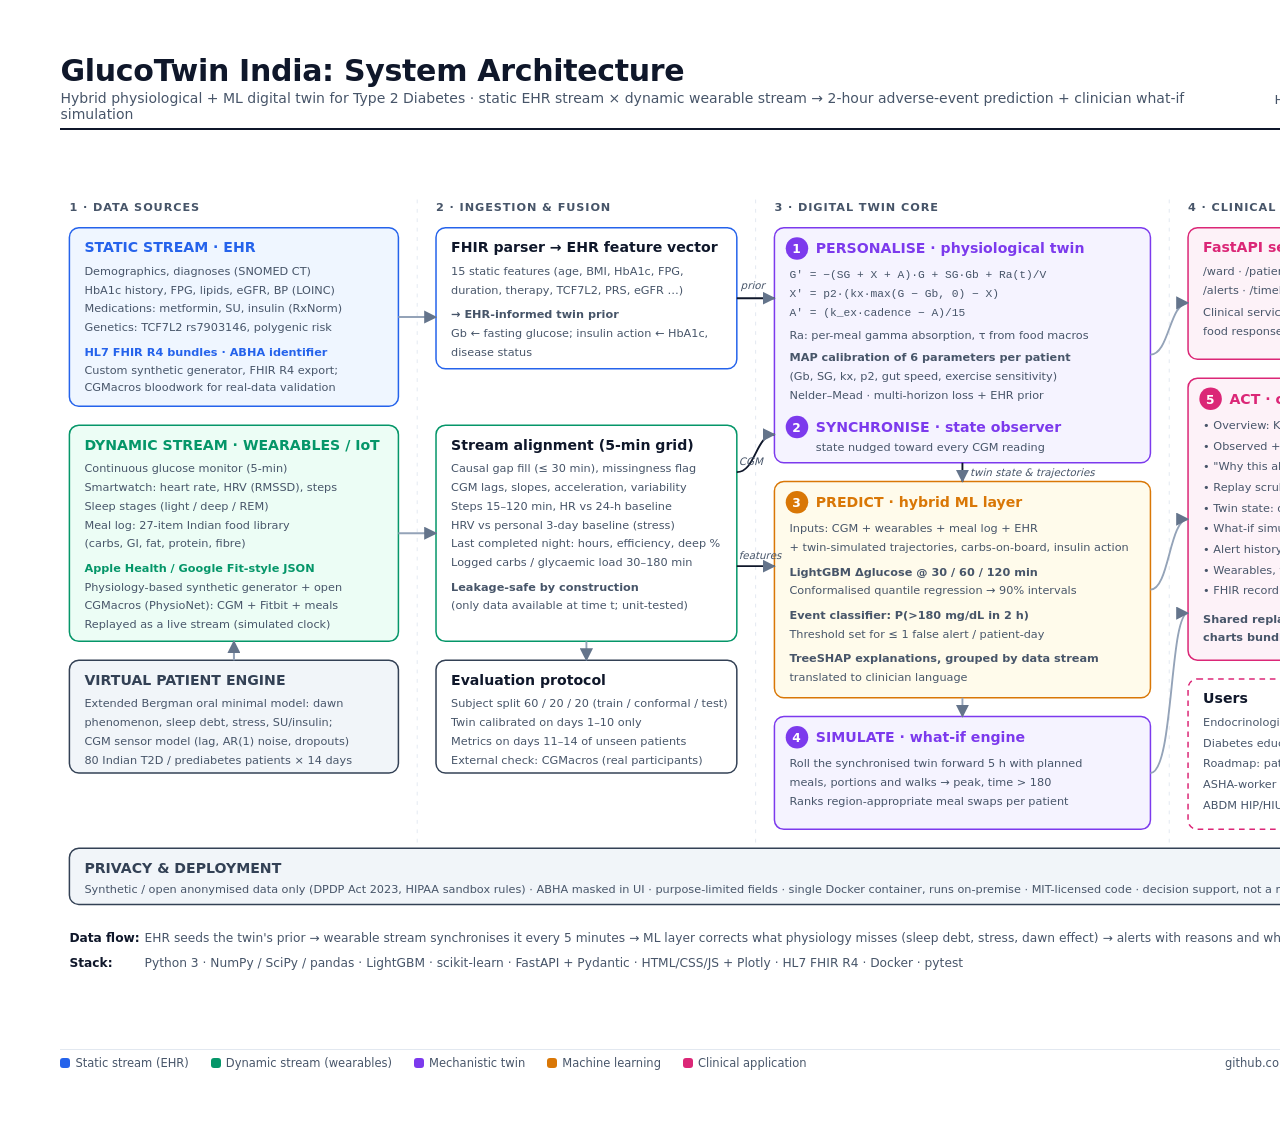
<file: docs/src/architecture.html>
<!doctype html>
<html lang="en">
<head>
<meta charset="utf-8">
<title>GlucoTwin India Architecture</title>
<style>
  @page { size: 420mm 297mm; margin: 0; }
  :root {
    --ink: #0f172a; --muted: #475569; --line: #94a3b8;
    --static: #2563eb; --static-bg: #eff6ff;
    --dyn: #059669; --dyn-bg: #ecfdf5;
    --twin: #7c3aed; --twin-bg: #f5f3ff;
    --ml: #d97706; --ml-bg: #fffbeb;
    --app: #db2777; --app-bg: #fdf2f8;
    --gov: #334155; --gov-bg: #f1f5f9;
  }
  * { box-sizing: border-box; }
  html, body { margin: 0; background: #fff; color: var(--ink); font-family: "Segoe UI", Inter, system-ui, sans-serif; }
  .page { width: 420mm; height: 297mm; padding: 14mm 16mm; display: flex; flex-direction: column; }
  header { display: flex; align-items: flex-end; justify-content: space-between; border-bottom: 2px solid var(--ink); padding-bottom: 6px; margin-bottom: 10px; }
  h1 { margin: 0; font-size: 30px; letter-spacing: -0.01em; }
  header .sub { color: var(--muted); font-size: 14px; margin-top: 2px; }
  header .team { text-align: right; font-size: 13px; color: var(--muted); }
  header .team b { color: var(--ink); font-size: 15px; }
  svg { flex: 1; width: 100%; }
  .box rect { stroke-width: 1.6; rx: 10; }
  text { font-family: "Segoe UI", Inter, system-ui, sans-serif; fill: var(--ink); }
  .t { font-size: 15px; font-weight: 700; }
  .s { font-size: 12px; fill: var(--muted); }
  .lane { font-size: 12px; font-weight: 700; letter-spacing: 0.08em; text-transform: uppercase; }
  .num { font-size: 13px; font-weight: 800; fill: #fff; }
  .edge { stroke: var(--line); stroke-width: 2; fill: none; marker-end: url(#arr); }
  .edge.strong { stroke: var(--ink); }
  .elabel { font-size: 11px; fill: var(--muted); font-style: italic; }
  footer { display: flex; gap: 22px; font-size: 11.5px; color: var(--muted); border-top: 1px solid #e2e8f0; padding-top: 6px; }
  footer i { display: inline-block; width: 10px; height: 10px; border-radius: 3px; margin-right: 5px; vertical-align: -1px; }
</style>
</head>
<body>
<div class="page">
  <header>
    <div>
      <h1>GlucoTwin India: System Architecture</h1>
      <div class="sub">Hybrid physiological + ML digital twin for Type 2 Diabetes · static EHR stream ⨯ dynamic wearable stream → 2-hour adverse-event prediction + clinician what-if simulation</div>
    </div>
    <div class="team"><b>Team Vicimus</b><br>Vishwakarma Institute of Technology<br>Happiest Health Digital Twin Challenge 2026</div>
  </header>

  <svg viewBox="0 0 1560 860" xmlns="http://www.w3.org/2000/svg">
    <defs>
      <marker id="arr" viewBox="0 0 10 10" refX="9" refY="5" markerWidth="7" markerHeight="7" orient="auto-start-reverse">
        <path d="M0,0 L10,5 L0,10 z" fill="#64748b"/>
      </marker>
    </defs>

    <!-- lanes -->
    <text x="10" y="22" class="lane" style="fill:var(--muted)">1 · Data sources</text>
    <text x="400" y="22" class="lane" style="fill:var(--muted)">2 · Ingestion &amp; fusion</text>
    <text x="760" y="22" class="lane" style="fill:var(--muted)">3 · Digital twin core</text>
    <text x="1200" y="22" class="lane" style="fill:var(--muted)">4 · Clinical application</text>
    <line x1="380" y1="10" x2="380" y2="760" stroke="#e2e8f0" stroke-dasharray="4 6"/>
    <line x1="740" y1="10" x2="740" y2="760" stroke="#e2e8f0" stroke-dasharray="4 6"/>
    <line x1="1180" y1="10" x2="1180" y2="760" stroke="#e2e8f0" stroke-dasharray="4 6"/>

    <!-- SOURCES -->
    <g class="box"><rect x="10" y="40" width="350" height="190" fill="var(--static-bg)" stroke="var(--static)"/></g>
    <text x="26" y="66" class="t" style="fill:var(--static)">STATIC STREAM · EHR</text>
    <text x="26" y="90" class="s">Demographics, diagnoses (SNOMED CT)</text>
    <text x="26" y="110" class="s">HbA1c history, FPG, lipids, eGFR, BP (LOINC)</text>
    <text x="26" y="130" class="s">Medications: metformin, SU, insulin (RxNorm)</text>
    <text x="26" y="150" class="s">Genetics: TCF7L2 rs7903146, polygenic risk</text>
    <text x="26" y="176" class="s" style="font-weight:600;fill:var(--static)">HL7 FHIR R4 bundles · ABHA identifier</text>
    <text x="26" y="196" class="s">Custom synthetic generator, FHIR R4 export;</text>
    <text x="26" y="214" class="s">CGMacros bloodwork for real-data validation</text>

    <g class="box"><rect x="10" y="250" width="350" height="230" fill="var(--dyn-bg)" stroke="var(--dyn)"/></g>
    <text x="26" y="276" class="t" style="fill:var(--dyn)">DYNAMIC STREAM · WEARABLES / IoT</text>
    <text x="26" y="300" class="s">Continuous glucose monitor (5-min)</text>
    <text x="26" y="320" class="s">Smartwatch: heart rate, HRV (RMSSD), steps</text>
    <text x="26" y="340" class="s">Sleep stages (light / deep / REM)</text>
    <text x="26" y="360" class="s">Meal log: 27-item Indian food library</text>
    <text x="26" y="380" class="s">(carbs, GI, fat, protein, fibre)</text>
    <text x="26" y="406" class="s" style="font-weight:600;fill:var(--dyn)">Apple Health / Google Fit-style JSON</text>
    <text x="26" y="426" class="s">Physiology-based synthetic generator + open</text>
    <text x="26" y="446" class="s">CGMacros (PhysioNet): CGM + Fitbit + meals</text>
    <text x="26" y="466" class="s">Replayed as a live stream (simulated clock)</text>

    <g class="box"><rect x="10" y="500" width="350" height="120" fill="var(--gov-bg)" stroke="var(--gov)"/></g>
    <text x="26" y="526" class="t" style="fill:var(--gov)">VIRTUAL PATIENT ENGINE</text>
    <text x="26" y="550" class="s">Extended Bergman oral minimal model: dawn</text>
    <text x="26" y="570" class="s">phenomenon, sleep debt, stress, SU/insulin;</text>
    <text x="26" y="590" class="s">CGM sensor model (lag, AR(1) noise, dropouts)</text>
    <text x="26" y="610" class="s">80 Indian T2D / prediabetes patients × 14 days</text>

    <!-- INGESTION -->
    <g class="box"><rect x="400" y="40" width="320" height="150" fill="#fff" stroke="var(--static)"/></g>
    <text x="416" y="66" class="t">FHIR parser → EHR feature vector</text>
    <text x="416" y="90" class="s">15 static features (age, BMI, HbA1c, FPG,</text>
    <text x="416" y="110" class="s">duration, therapy, TCF7L2, PRS, eGFR …)</text>
    <text x="416" y="136" class="s" style="font-weight:600">→ EHR-informed twin prior</text>
    <text x="416" y="156" class="s">Gb ← fasting glucose; insulin action ← HbA1c,</text>
    <text x="416" y="176" class="s">disease status</text>

    <g class="box"><rect x="400" y="250" width="320" height="230" fill="#fff" stroke="var(--dyn)"/></g>
    <text x="416" y="276" class="t">Stream alignment (5-min grid)</text>
    <text x="416" y="300" class="s">Causal gap fill (≤ 30 min), missingness flag</text>
    <text x="416" y="320" class="s">CGM lags, slopes, acceleration, variability</text>
    <text x="416" y="340" class="s">Steps 15–120 min, HR vs 24-h baseline</text>
    <text x="416" y="360" class="s">HRV vs personal 3-day baseline (stress)</text>
    <text x="416" y="380" class="s">Last completed night: hours, efficiency, deep %</text>
    <text x="416" y="400" class="s">Logged carbs / glycaemic load 30–180 min</text>
    <text x="416" y="426" class="s" style="font-weight:600">Leakage-safe by construction</text>
    <text x="416" y="446" class="s">(only data available at time t; unit-tested)</text>

    <g class="box"><rect x="400" y="500" width="320" height="120" fill="#fff" stroke="var(--gov)"/></g>
    <text x="416" y="526" class="t">Evaluation protocol</text>
    <text x="416" y="550" class="s">Subject split 60 / 20 / 20 (train / conformal / test)</text>
    <text x="416" y="570" class="s">Twin calibrated on days 1–10 only</text>
    <text x="416" y="590" class="s">Metrics on days 11–14 of unseen patients</text>
    <text x="416" y="610" class="s">External check: CGMacros (real participants)</text>

    <!-- TWIN CORE -->
    <g class="box"><rect x="760" y="40" width="400" height="250" fill="var(--twin-bg)" stroke="var(--twin)"/></g>
    <circle cx="784" cy="62" r="12" fill="var(--twin)"/><text x="779" y="67" class="num">1</text>
    <text x="804" y="67" class="t" style="fill:var(--twin)">PERSONALISE · physiological twin</text>
    <text x="776" y="94" class="s" style="font-family:Consolas,monospace">G′ = −(SG + X + A)·G + SG·Gb + Ra(t)/V</text>
    <text x="776" y="114" class="s" style="font-family:Consolas,monospace">X′ = p2·(kx·max(G − Gb, 0) − X)</text>
    <text x="776" y="134" class="s" style="font-family:Consolas,monospace">A′ = (k_ex·cadence − A)/15</text>
    <text x="776" y="158" class="s">Ra: per-meal gamma absorption, τ from food macros</text>
    <text x="776" y="182" class="s" style="font-weight:600">MAP calibration of 6 parameters per patient</text>
    <text x="776" y="202" class="s">(Gb, SG, kx, p2, gut speed, exercise sensitivity)</text>
    <text x="776" y="222" class="s">Nelder–Mead · multi-horizon loss + EHR prior</text>
    <circle cx="784" cy="252" r="12" fill="var(--twin)"/><text x="779" y="257" class="num">2</text>
    <text x="804" y="257" class="t" style="fill:var(--twin)">SYNCHRONISE · state observer</text>
    <text x="804" y="278" class="s">state nudged toward every CGM reading</text>

    <g class="box"><rect x="760" y="310" width="400" height="230" fill="var(--ml-bg)" stroke="var(--ml)"/></g>
    <circle cx="784" cy="332" r="12" fill="var(--ml)"/><text x="779" y="337" class="num">3</text>
    <text x="804" y="337" class="t" style="fill:var(--ml)">PREDICT · hybrid ML layer</text>
    <text x="776" y="364" class="s">Inputs: CGM + wearables + meal log + EHR</text>
    <text x="776" y="384" class="s">+ twin-simulated trajectories, carbs-on-board, insulin action</text>
    <text x="776" y="410" class="s" style="font-weight:600">LightGBM Δglucose @ 30 / 60 / 120 min</text>
    <text x="776" y="430" class="s">Conformalised quantile regression → 90% intervals</text>
    <text x="776" y="456" class="s" style="font-weight:600">Event classifier: P(&gt;180 mg/dL in 2 h)</text>
    <text x="776" y="476" class="s">Threshold set for ≤ 1 false alert / patient-day</text>
    <text x="776" y="502" class="s" style="font-weight:600">TreeSHAP explanations, grouped by data stream</text>
    <text x="776" y="522" class="s">translated to clinician language</text>

    <g class="box"><rect x="760" y="560" width="400" height="120" fill="var(--twin-bg)" stroke="var(--twin)"/></g>
    <circle cx="784" cy="582" r="12" fill="var(--twin)"/><text x="779" y="587" class="num">4</text>
    <text x="804" y="587" class="t" style="fill:var(--twin)">SIMULATE · what-if engine</text>
    <text x="776" y="614" class="s">Roll the synchronised twin forward 5 h with planned</text>
    <text x="776" y="634" class="s">meals, portions and walks → peak, time &gt; 180</text>
    <text x="776" y="654" class="s">Ranks region-appropriate meal swaps per patient</text>

    <!-- APP -->
    <g class="box"><rect x="1200" y="40" width="350" height="140" fill="var(--app-bg)" stroke="var(--app)"/></g>
    <text x="1216" y="66" class="t" style="fill:var(--app)">FastAPI service</text>
    <text x="1216" y="90" class="s">/ward · /patients/{id} · /whatif</text>
    <text x="1216" y="110" class="s">/alerts · /timeline · /meal-ranking · /fhir</text>
    <text x="1216" y="134" class="s">Clinical service layer: TIR, GMI, CV,</text>
    <text x="1216" y="154" class="s">food response, sleep effect, summaries</text>

    <g class="box"><rect x="1200" y="200" width="350" height="300" fill="var(--app-bg)" stroke="var(--app)"/></g>
    <circle cx="1224" cy="222" r="12" fill="var(--app)"/><text x="1219" y="227" class="num">5</text>
    <text x="1244" y="227" class="t" style="fill:var(--app)">ACT · clinician dashboard</text>
    <text x="1216" y="254" class="s">• Overview: KPIs, risk queue, triage map</text>
    <text x="1216" y="276" class="s">• Observed + ML forecast + twin curve</text>
    <text x="1216" y="298" class="s">• "Why this alert": TreeSHAP drivers</text>
    <text x="1216" y="320" class="s">• Replay scrubber over the whole record</text>
    <text x="1216" y="342" class="s">• Twin state: observation → projection</text>
    <text x="1216" y="364" class="s">• What-if simulator + best meal swaps</text>
    <text x="1216" y="386" class="s">• Alert history with real outcomes</text>
    <text x="1216" y="408" class="s">• Wearables, food response, sleep, labs</text>
    <text x="1216" y="430" class="s">• FHIR record · pre-consultation summary</text>
    <text x="1216" y="460" class="s" style="font-weight:600">Shared replay clock · dark/light ·</text>
    <text x="1216" y="480" class="s" style="font-weight:600">charts bundled; system-font fallback</text>

    <g class="box"><rect x="1200" y="520" width="350" height="160" fill="#fff" stroke="var(--app)" stroke-dasharray="6 5"/></g>
    <text x="1216" y="546" class="t">Users</text>
    <text x="1216" y="570" class="s">Endocrinologist / GP: OPD &amp; tele-consult</text>
    <text x="1216" y="592" class="s">Diabetes educator: diet counselling</text>
    <text x="1216" y="614" class="s">Roadmap: patient app alerts (Hindi / Kannada),</text>
    <text x="1216" y="636" class="s">ASHA-worker low-bandwidth mode,</text>
    <text x="1216" y="658" class="s">ABDM HIP/HIU consent integration</text>

    <!-- governance band -->
    <g class="box"><rect x="10" y="700" width="1540" height="60" fill="var(--gov-bg)" stroke="var(--gov)"/></g>
    <text x="26" y="726" class="t" style="fill:var(--gov)">PRIVACY &amp; DEPLOYMENT</text>
    <text x="26" y="748" class="s">Synthetic / open anonymised data only (DPDP Act 2023, HIPAA sandbox rules) · ABHA masked in UI · purpose-limited fields · single Docker container, runs on-premise · MIT-licensed code · decision support, not a medical device</text>

    <!-- edges -->
    <path class="edge" d="M360 135 H400"/>
    <path class="edge" d="M360 365 H400"/>
    <path class="edge" d="M185 480 V500" style="marker-end:none"/>
    <path class="edge" d="M185 500 V480"/>
    <path class="edge strong" d="M720 115 H760"/>
    <text x="724" y="105" class="elabel">prior</text>
    <path class="edge strong" d="M720 300 C740 300, 740 260, 760 260"/>
    <text x="722" y="292" class="elabel">CGM</text>
    <path class="edge strong" d="M720 400 H760"/>
    <text x="722" y="392" class="elabel">features</text>
    <path class="edge strong" d="M960 290 V310"/>
    <text x="968" y="304" class="elabel">twin state &amp; trajectories</text>
    <path class="edge" d="M1160 175 C1180 175, 1180 120, 1200 120"/>
    <path class="edge" d="M1160 425 C1180 425, 1180 350, 1200 350"/>
    <path class="edge" d="M1160 620 C1185 620, 1180 450, 1200 450"/>
    <path class="edge" d="M1375 180 V200"/>
    <path class="edge" d="M960 540 V560"/>
    <path class="edge" d="M560 480 V500"/>

    <!-- feedback loop -->
    <path d="M1375 500 C1375 520, 1300 520, 1300 520" stroke="none" fill="none"/>
    <text x="10" y="800" class="s" style="font-size:13px;font-weight:600;fill:var(--ink)">Data flow:</text>
    <text x="90" y="800" class="s" style="font-size:13px">EHR seeds the twin's prior → wearable stream synchronises it every 5 minutes → ML layer corrects what physiology misses (sleep debt, stress, dawn effect) → alerts with reasons and what-if simulations reach the doctor.</text>
    <text x="10" y="826" class="s" style="font-size:13px;font-weight:600;fill:var(--ink)">Stack:</text>
    <text x="90" y="826" class="s" style="font-size:13px">Python 3 · NumPy / SciPy / pandas · LightGBM · scikit-learn · FastAPI + Pydantic · HTML/CSS/JS + Plotly · HL7 FHIR R4 · Docker · pytest</text>
  </svg>

  <footer>
    <span><i style="background:var(--static)"></i>Static stream (EHR)</span>
    <span><i style="background:var(--dyn)"></i>Dynamic stream (wearables)</span>
    <span><i style="background:var(--twin)"></i>Mechanistic twin</span>
    <span><i style="background:var(--ml)"></i>Machine learning</span>
    <span><i style="background:var(--app)"></i>Clinical application</span>
    <span style="margin-left:auto">github.com/chitrangad-ram-sapate · GlucoTwin India</span>
  </footer>
</div>
</body>
</html>
</file>
